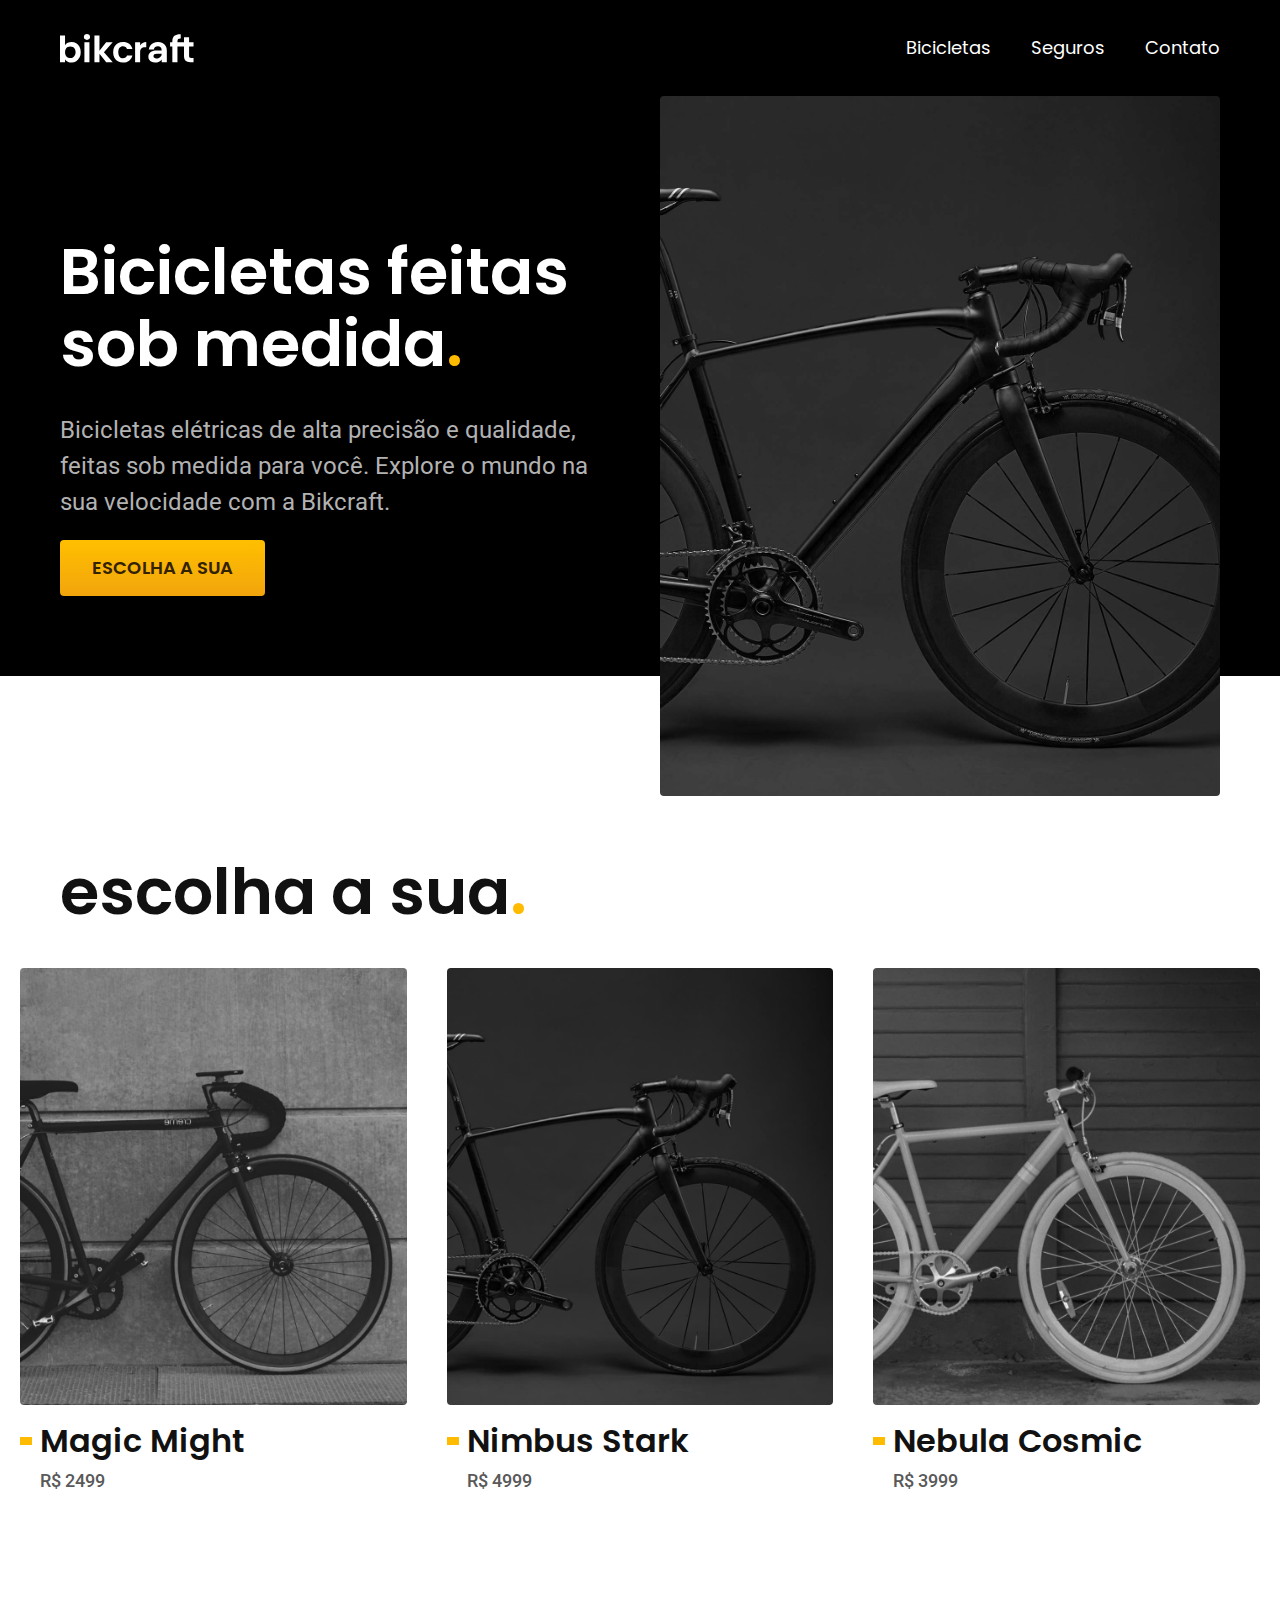
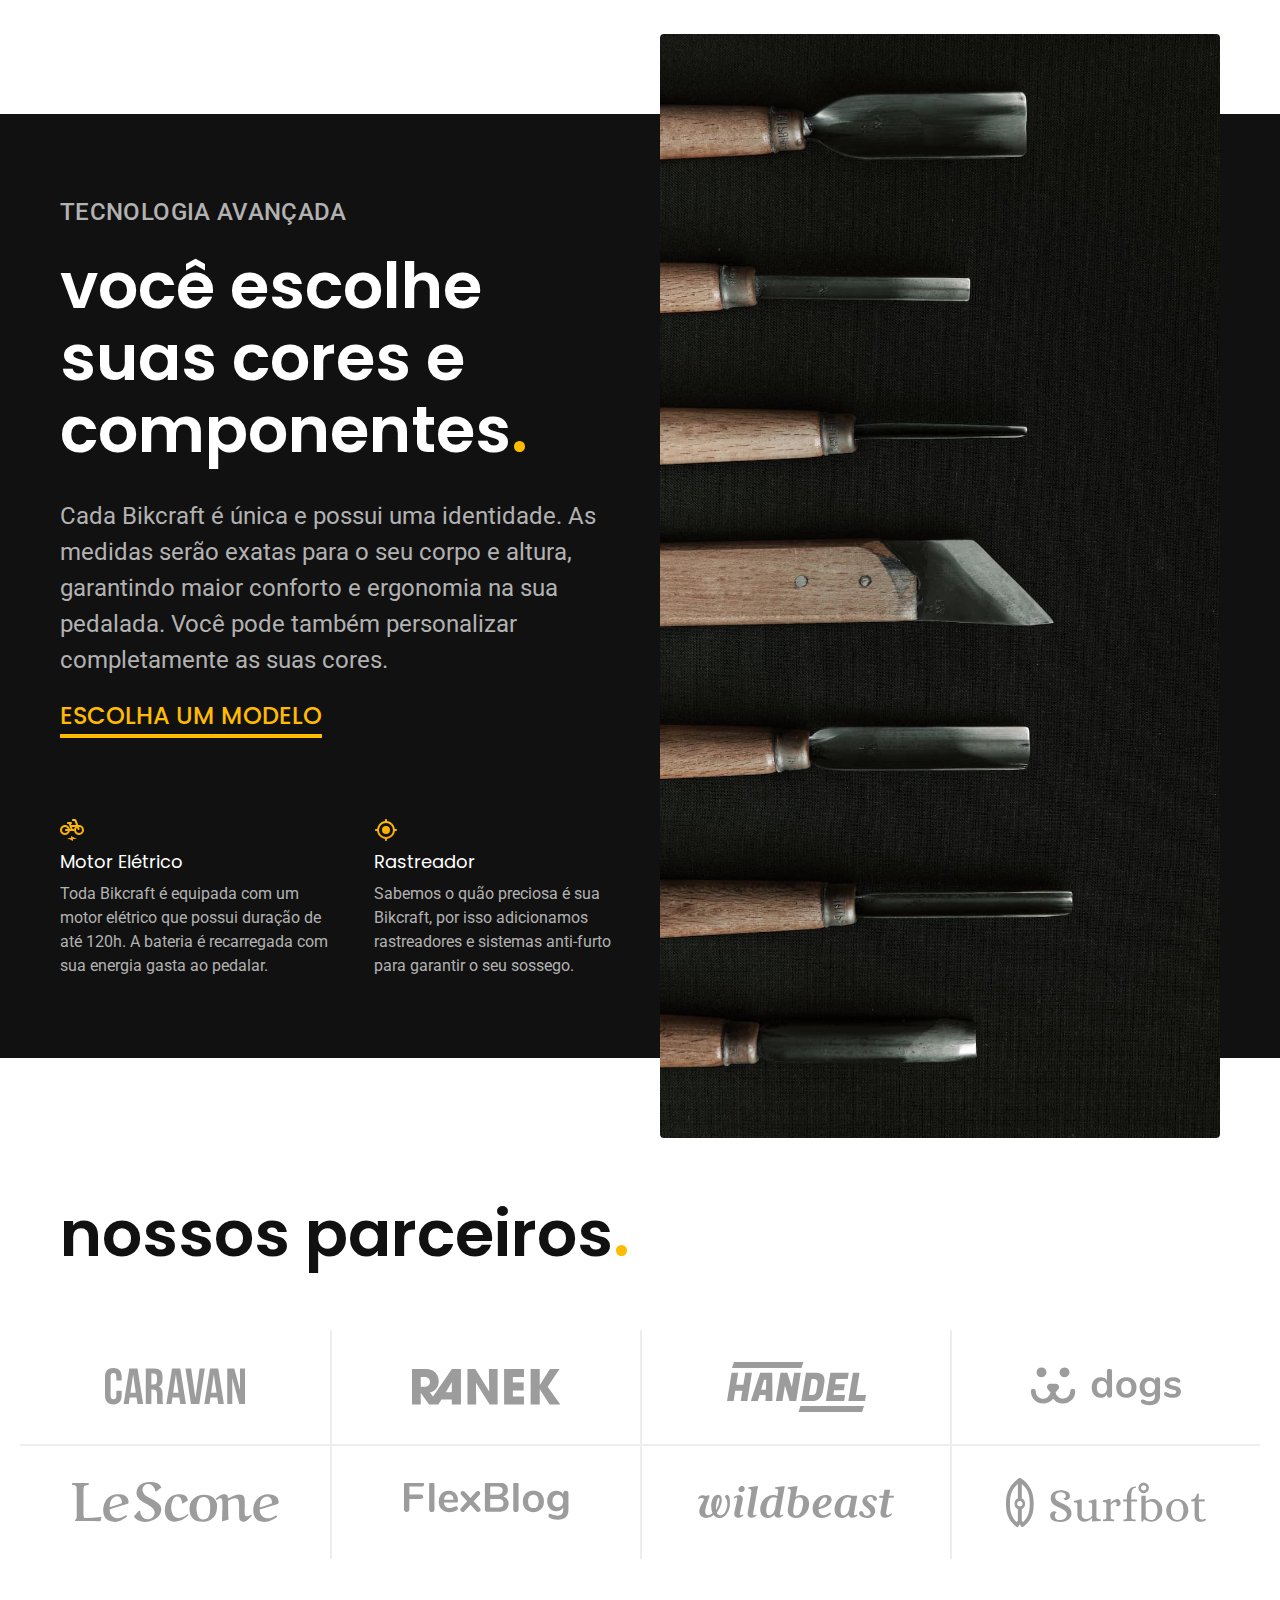
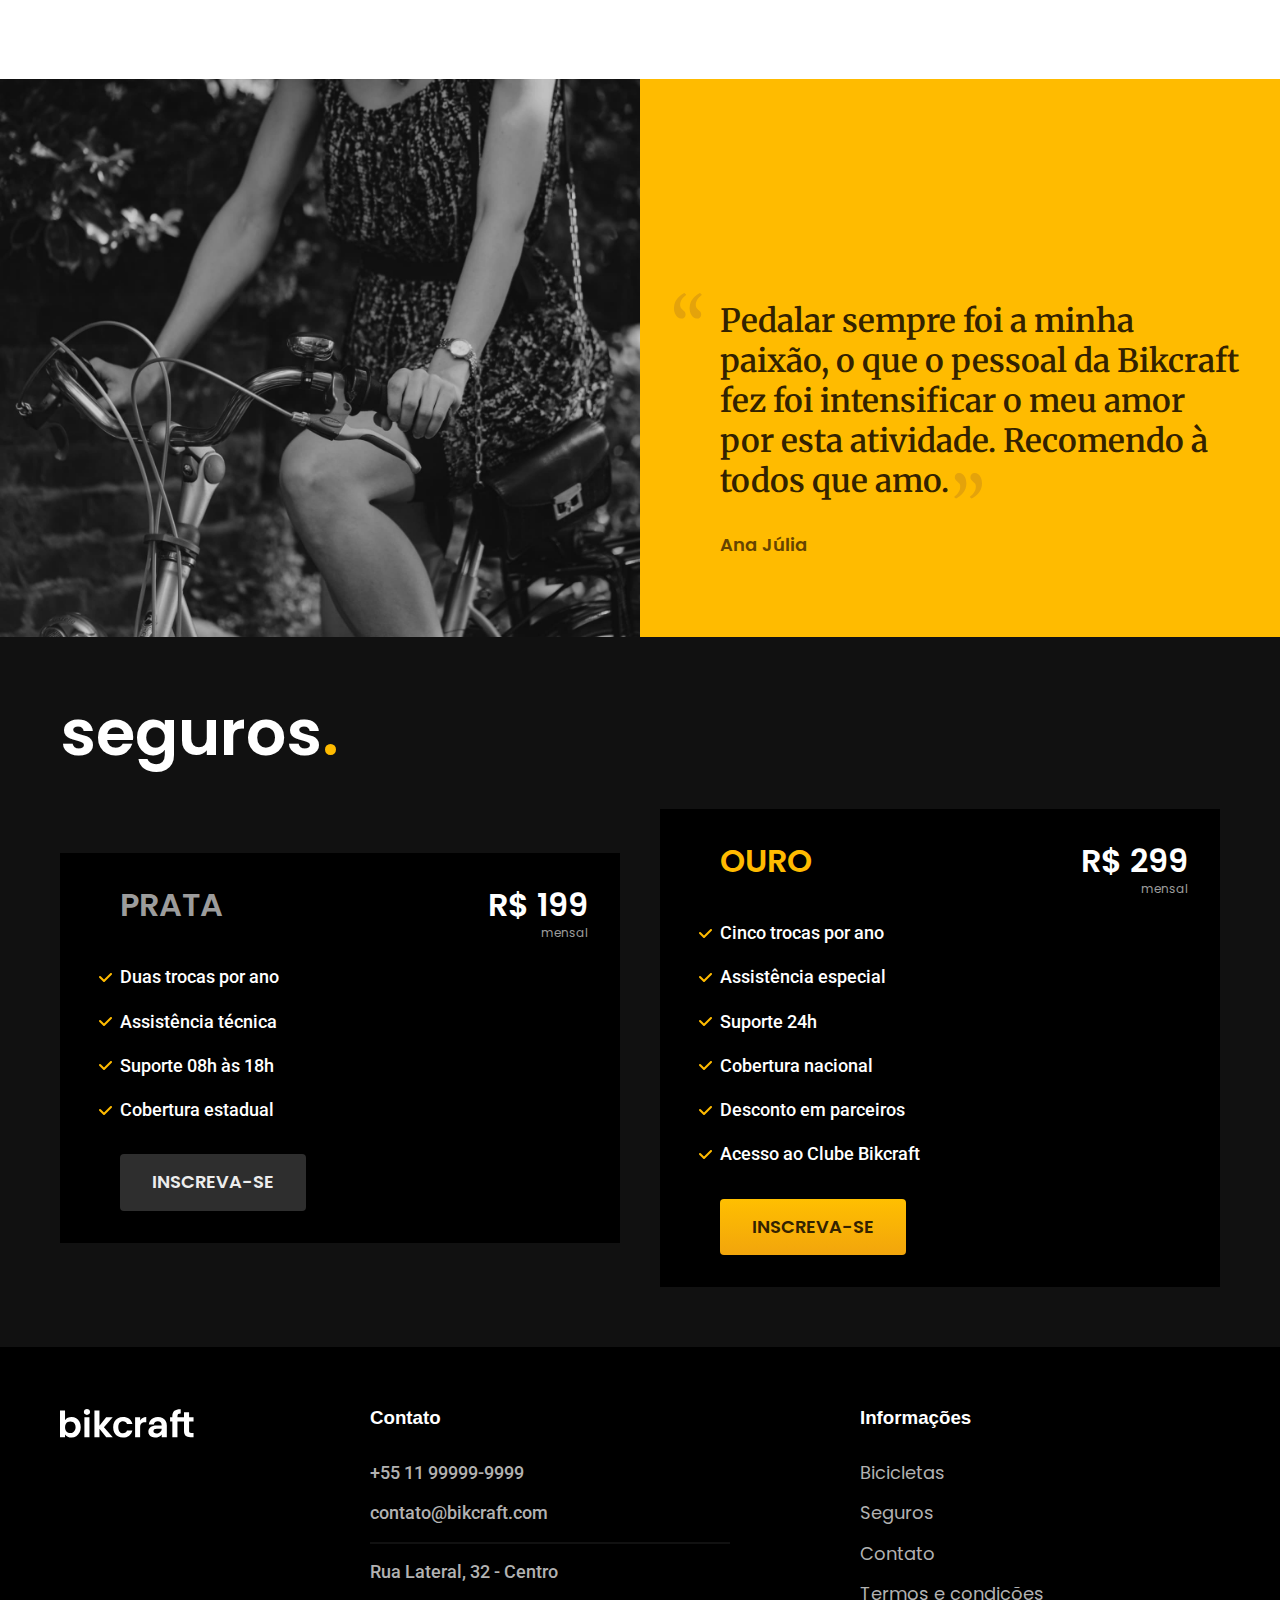
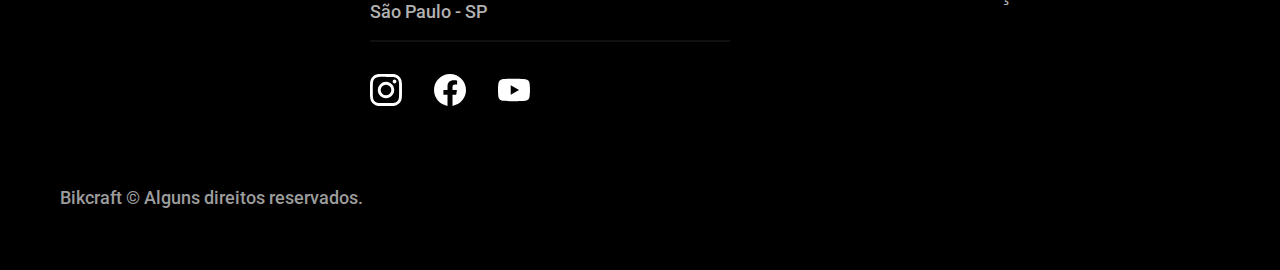
<file: index.html>
<!DOCTYPE html>

<html lang="pt-br">
  <head>
    <meta charset="UTF-8">
    <meta name="viewport" content="width=device-width, initial-scale=1.0">

    <title>Bikcraft - Bicicletas Elétricas</title>
    <meta name="description" content="Bicicletas elétricas de alta precisão e qualidade,
    feitas sob medida para o cliente. Explore o mundo na sua velocidade com a Bikcraft.">

    <link rel="stylesheet" href="./css/styles.css">

    <link rel="preconnect" href="https://fonts.googleapis.com">
    <link rel="preconnect" href="https://fonts.gstatic.com" crossorigin>
    <link href="https://fonts.googleapis.com/css2?family=Merriweather:ital,wght@1,900&family=Poppins:wght@400;600&family=Roboto:wght@400;500&display=swap" rel="stylesheet">
    
  </head>
  <body>
      <header class="header-bg">
        <div class="header container">
          <a href="./">
            <img src="./img/bikcraft.svg" alt="bikcraft">
          </a>
          <nav aria-label="primaria">
            <ul class="header-menu font-1-m cor-0">
              <li><a href="./bicicletas.html">Bicicletas</a></li>
              <li><a href="./seguros.html">Seguros</a></li>
              <li><a href="./contato.html">Contato</a></li>
            </ul>
          </nav>
        </div>
      </header>

      <main class="introducao-bg">
        <div class="introducao container">
          <div class="introducao-conteudo">
            <h1 class="font-1-xxl cor-0">Bicicletas feitas sob medida<span class="cor-p1">.</span></h1>
            <p class="font-2-l cor-5">Bicicletas elétricas de alta precisão e qualidade, feitas sob
              medida para você. Explore o mundo na sua velocidade com a Bikcraft.
            </p>
            <a class="button" href="./bicicletas.html">Escolha a sua</a>
          </div>
          <div>
            <img src="./img/fotos/introducao.jpg" alt="Bicicleta elétrica preta">
          </div>
        </div>
      </main>

      <article class="bicicletas-lista">
        <h2 class="container font-1-xxl">escolha a sua<span class="cor-p1">.</span></h2>

        <ul>
          <li>
            <a href="./bicicletas/magic.html">
              <img src="./img/bicicletas/magic-home.jpg" alt="Bicicleta preta">
              <h3 class="font-1-xl">Magic Might</h3>
              <span class="font-2-m cor-8">R$ 2499</span>
            </a>
          </li>
          <li>
            <a href="./bicicletas/nimbus.html">
              <img src="./img/bicicletas/nimbus-home.jpg" alt="Bicicleta preta">
              <h3 class="font-1-xl">Nimbus Stark</h3>
              <span class="font-2-m cor-8">R$ 4999</span>
            </a>
          </li>
          <li>
            <a href="./bicicletas/nebula.html">
              <img src="./img/bicicletas/nebula-home.jpg" alt="Bicicleta preta">
              <h3 class="font-1-xl">Nebula Cosmic</h3>
              <span class="font-2-m cor-8">R$ 3999</span>
            </a>
          </li>
        </ul>
      </article>

      <article class="tecnologia-bg">
        <div class="tecnologia container">
          <div class="tecnologia-conteudo">
            <span class="font-2-l-b cor-5">Tecnologia Avançada</span>
            <h2 class="font-1-xxl cor-0">você escolhe suas cores e componentes<span class="cor-p1">.</span></h2>
            <p class="font-2-l cor-5">Cada Bikcraft é única e possui uma identidade. As medidas serão exatas
              para o seu corpo e altura, garantindo maior conforto e ergonomia na sua 
              pedalada. Você pode também personalizar completamente as suas cores.
            </p>
            <a class="link" href="./bicicletas.html">Escolha um modelo</a>
            <div class="tecnologia-vantagens">
              <div>
                <img src="./img/icones/eletrica.svg" alt="">
                <h3 class="font-1-m cor-0">Motor Elétrico</h3>
                <p class="font-2-s cor-5">Toda Bikcraft é equipada com um motor elétrico que possui duração de até
                  120h. A bateria é recarregada com sua energia gasta ao pedalar.
                </p>
              </div>
              <div>
                <img src="./img/icones/rastreador.svg" alt="">
                <h3 class="font-1-m cor-0">Rastreador</h3>
                <p class="font-2-s cor-5">Sabemos o quão preciosa é sua Bikcraft, por isso adicionamos rastreadores e
                  sistemas anti-furto para garantir o seu sossego.
                </p>
              </div>
            </div>
          </div>
          <div class="tecnologia-imagem">
            <img src="./img/fotos/tecnologia.jpg" alt="">
          </div>
        </div>
      </article>

      <section class="parceiros" aria-label="Nossos parceiros">
        <h2 class="container font-1-xxl">nossos parceiros<span class="cor-p1">.</span></h2>
        <ul>
          <li><img src="./img/parceiros/caravan.svg" alt="caravan"></li>
          <li><img src="./img/parceiros/ranek.svg" alt="ranek"></li>
          <li><img src="./img/parceiros/handel.svg" alt="handel"></li>
          <li><img src="./img/parceiros/dogs.svg" alt="dogs"></li>
          <li><img src="./img/parceiros/lescone.svg" alt="lescone"></li>
          <li><img src="./img/parceiros/flexblog.svg" alt="flexblog"></li>
          <li><img src="./img/parceiros/wildbeast.svg" alt="wildbeast"></li>
          <li><img src="./img/parceiros/surfbot.svg" alt="surfbot"></li>
        </ul>
      </section>
      <section class="depoimento" aria-label="Depoimento">
        <div>
          <img src="./img/fotos/depoimento.jpg" alt="Pessoa pedalando uma
          bicicleta Bikcraft">
        </div>
        <div class="depoimento-conteudo">
          <blockquote class="font-1-xl cor-p5">
            <p>Pedalar sempre foi a minha paixão, o que o pessoal da
              Bikcraft fez foi intensificar o meu amor por esta atividade.
              Recomendo à todos que amo.</p>
          </blockquote>
          <span class="font-1-m-b cor-p4">Ana Júlia</span>
        </div>
      </section>
      <article class="seguros-bg">
        <div class="seguros container">
          <h2 class="font-1-xxl cor-0">seguros<span class="cor-p1">.</span></h2>

          <div class="seguros-item">
            <h3 class="font-1-xl cor-6">PRATA</h3>
            <span class="font-1-xl cor-0">R$ 199 <span class="font-1-xs cor-6">mensal</span></span>
            <ul class="font-2-m cor-0">
              <li>Duas trocas por ano</li>
              <li>Assistência técnica</li>
              <li>Suporte 08h às 18h</li>
              <li>Cobertura estadual</li>
            </ul>
            <a class="button secundario" href="/seguros.html">Inscreva-se</a>
          </div>

          <div class="seguros-item">
            <h3 class="font-1-xl cor-p1">OURO</h3>
            <span class="font-1-xl cor-0">R$ 299 <span class="font-1-xs cor-6">mensal</span></span>
            <ul class="font-2-m cor-0">
              <li>Cinco trocas por ano</li>
              <li>Assistência especial</li>
              <li>Suporte 24h</li>
              <li>Cobertura nacional</li>
              <li>Desconto em parceiros</li>
              <li>Acesso ao Clube Bikcraft</li>
            </ul>
            <a class="button" href="/seguros.html">Inscreva-se</a>
          </div>
        </div>
      </article>

      <footer class="footer-bg">
        <div class="footer container">
          <img src="./img/bikcraft.svg" alt="Bikcraft">
          <div class="footer-contato">
            <h3 class="font-2-1-b cor-0">Contato</h3>
            <ul class="font-2-m cor-5">
              <li><a href="tel:+5511999999999">+55 11 99999-9999</a></li>
              <li><a href="mailto:"></a>contato@bikcraft.com</li>
              <li>Rua Lateral, 32 - Centro</li>
              <li>São Paulo - SP</li>
            </ul>
            <div class="footer-redes">
              <a href="./">
                <img src="./img/redes/instagram.svg" alt="Instagram">
              </a>
              <a href="./">
                <img src="./img/redes/facebook.svg" alt="Facebook">
              </a>
              <a href="./">
                <img src="./img/redes/youtube.svg" alt="Youtube">
              </a>
            </div>
          </div>
          <div class="footer-informacoes">
            <h3 class="font-2-1-b cor-0">Informações</h3>
            <nav>
              <ul class="font-1-m cor-5">
                <li><a href="./bicicletas.html">Bicicletas</a></li>
                <li><a href="./seguros.html">Seguros</a></li>
                <li><a href="./contato.html">Contato</a></li>
                <li><a href="./termos.html">Termos e condições</a></li>
              </ul>
            </nav>
          </div>
          <p class="footer-copy font-2-m cor-6">Bikcraft © Alguns direitos reservados.</p>
        </div>
      </footer>
  </body>

</html>
</file>
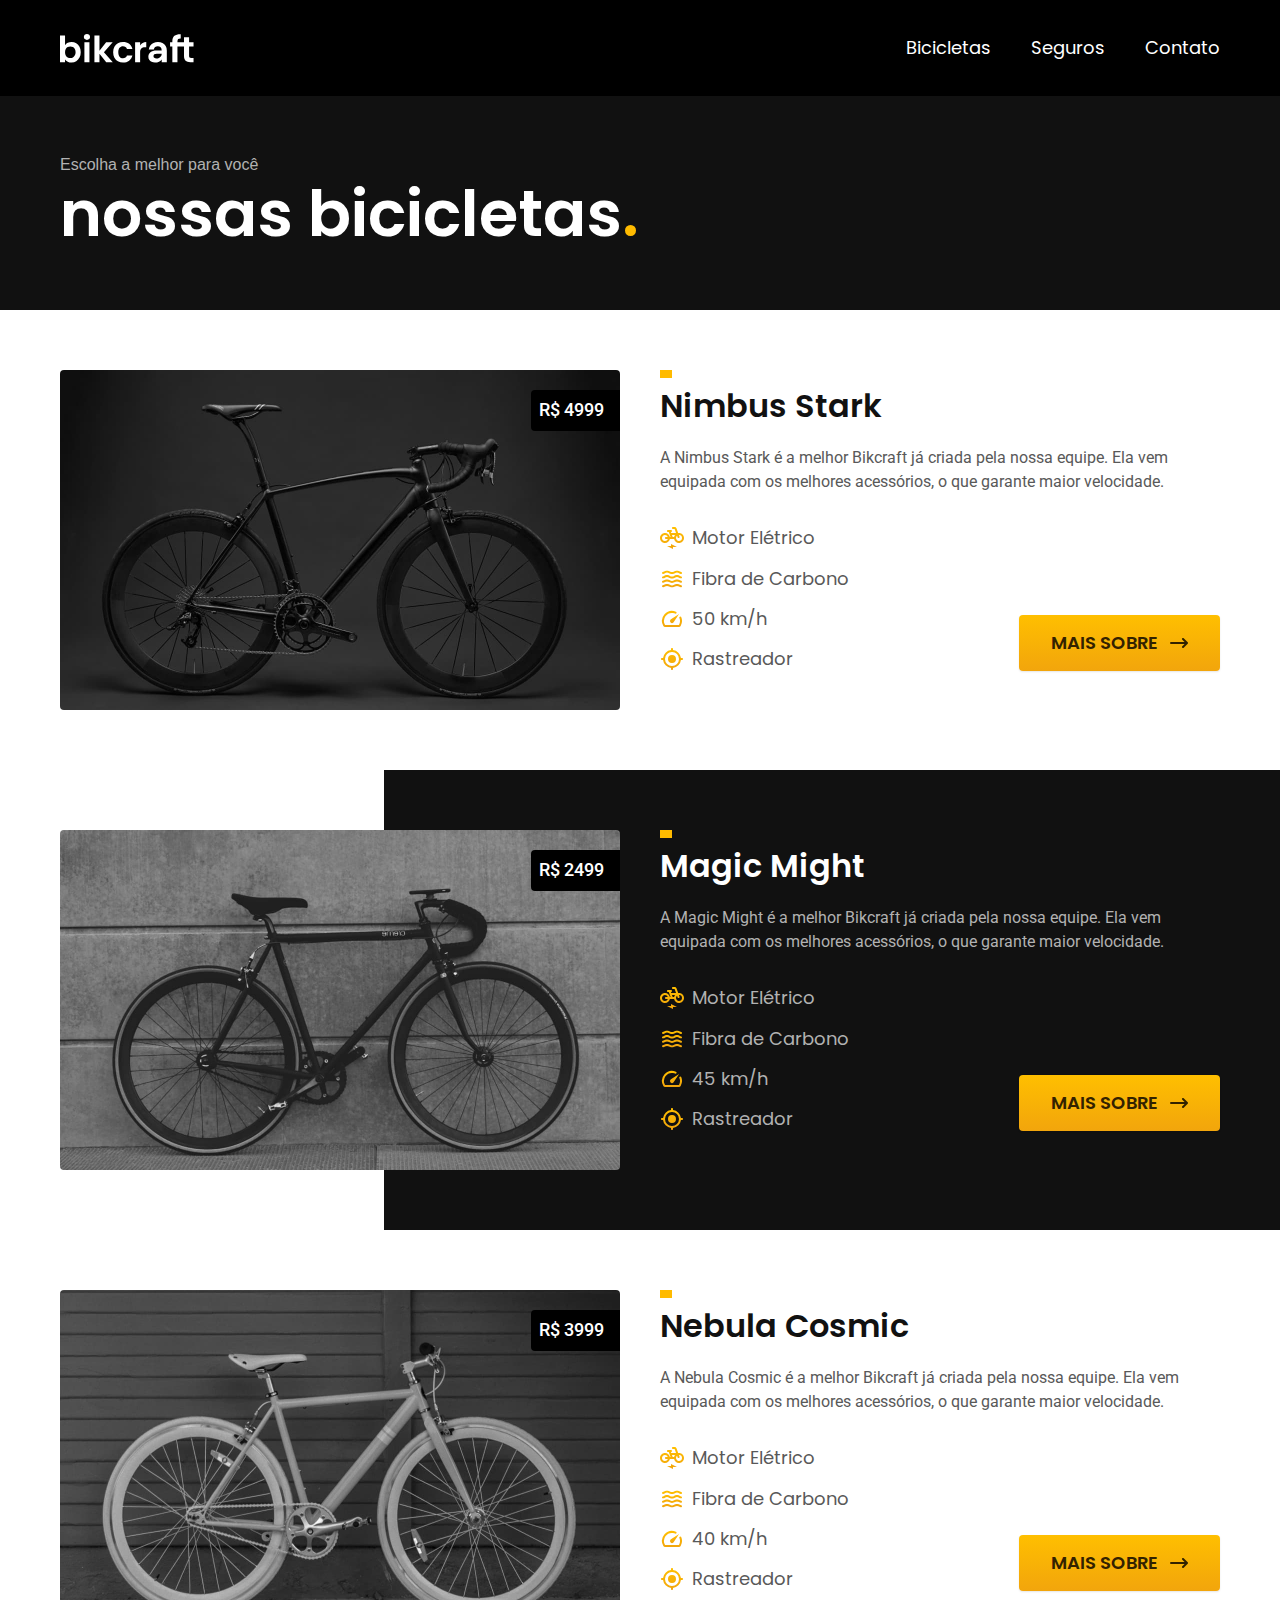
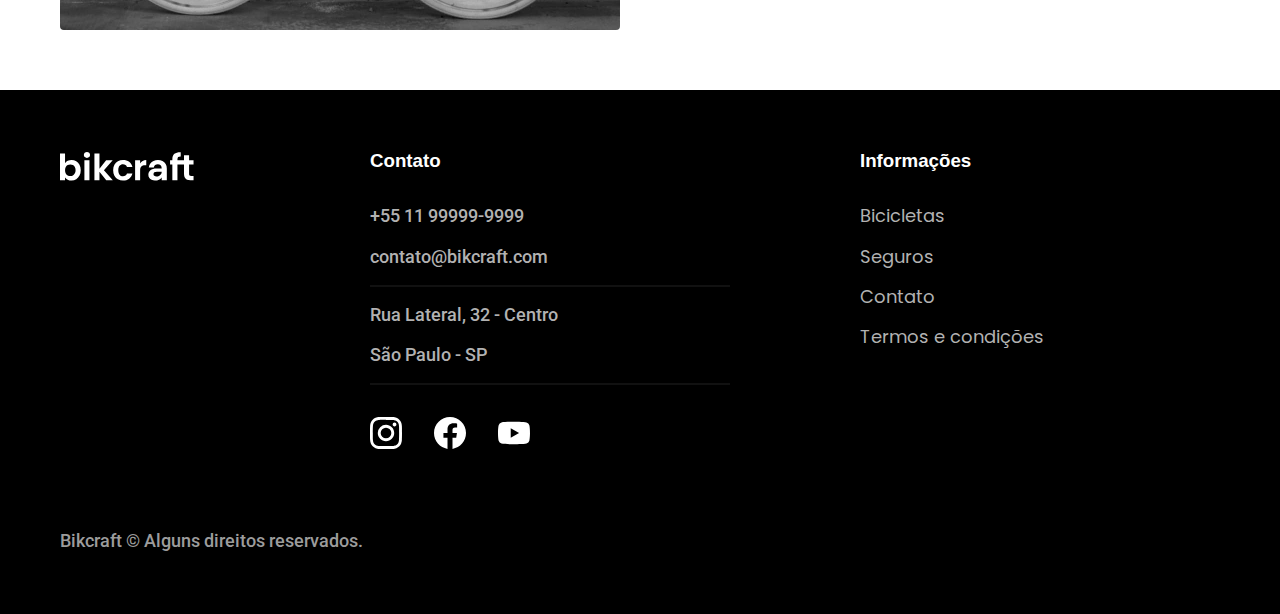
<file: bicicletas.html>
<!DOCTYPE html>

<html lang="pt-br">
  <head>
    <meta charset="UTF-8">
    <meta name="viewport" content="width=device-width, initial-scale=1.0">

    <title>Bicicletas | Bikcraft - Bicicletas Elétricas</title>
    <meta name="description" content="Bicicletas">

    <link rel="stylesheet" href="./css/styles.css">

    <link rel="preconnect" href="https://fonts.googleapis.com">
    <link rel="preconnect" href="https://fonts.gstatic.com" crossorigin>
    <link href="https://fonts.googleapis.com/css2?family=Merriweather:ital,wght@1,900&family=Poppins:wght@400;600&family=Roboto:wght@400;500&display=swap" rel="stylesheet">
    
  </head>
  <body id="bicicletas">
      <header class="header-bg">
        <div class="header container">
          <a href="./">
            <img src="./img/bikcraft.svg" alt="bikcraft">
          </a>
          <nav aria-label="primaria">
            <ul class="header-menu font-1-m cor-0">
              <li><a href="./bicicletas.html">Bicicletas</a></li>
              <li><a href="./seguros.html">Seguros</a></li>
              <li><a href="./contato.html">Contato</a></li>
            </ul>
          </nav>
        </div>
      </header>

      <main>
        <div class="titulo-bg">
          <div class="titulo container">
            <p class="font-2-1-b cor-5">Escolha a melhor para você</p>
            <h1 class="font-1-xxl cor-0">nossas bicicletas<span class="cor-p1">.</span></h1>
          </div>
        </div>

          <div class="bicicletas container">
            <div class="bicicletas-imagem">
              <img src="./img/bicicletas/nimbus.jpg" alt="Bicicleta preta">
              <span class="font-2-m cor-0">R$ 4999</span>
            </div>
            <div class="bicicletas-conteudo">
              <h2 class="font-1-xl">Nimbus Stark</h2>
              <p class="font-2-s cor-8">A Nimbus Stark é a melhor Bikcraft já criada pela nossa equipe. Ela vem equipada com os melhores acessórios, o que garante maior velocidade.</p>
              <ul class="font-1-m cor-8">
                <li>
                  <img src="./img/icones/eletrica.svg" alt="">
                  Motor Elétrico
                </li>
                <li>
                  <img src="./img/icones/carbono.svg" alt="">
                  Fibra de Carbono
                </li>
                <li>
                  <img src="./img/icones/velocidade.svg" alt="">
                  50 km/h
                </li>
                <li>
                  <img src="./img/icones/rastreador.svg" alt="">
                  Rastreador
                </li>
              </ul>
              <a class="button seta" href="./bicicletas/nimbus.html">Mais Sobre</a>
            </div>
          </div>

        <div class="bicicletas-bg">
          <div class="bicicletas container">
            <div class="bicicletas-imagem">
              <img src="./img/bicicletas/magic.jpg" alt="Bicicleta preta">
              <span class="font-2-m cor-0">R$ 2499</span>
            </div>
            <div class="bicicletas-conteudo">
              <h2 class="font-1-xl cor-0">Magic Might</h2>
              <p class="font-2-s cor-5">A Magic Might é a melhor Bikcraft já criada pela nossa equipe. Ela vem equipada com os melhores acessórios, o que garante maior velocidade.</p>
              <ul class="font-1-m cor-5">
                <li>
                  <img src="./img/icones/eletrica.svg" alt="">
                  Motor Elétrico
                </li>
                <li>
                  <img src="./img/icones/carbono.svg" alt="">
                  Fibra de Carbono
                </li>
                <li>
                  <img src="./img/icones/velocidade.svg" alt="">
                  45 km/h
                </li>
                <li>
                  <img src="./img/icones/rastreador.svg" alt="">
                  Rastreador
                </li>
              </ul>
              <a class="button seta" href="./bicicletas/magic.html">Mais Sobre</a>
            </div>
          </div>
        </div>

          <div class="bicicletas container">
            <div class="bicicletas-imagem">
              <img src="./img/bicicletas/nebula.jpg" alt="Bicicleta preta">
              <span class="font-2-m cor-0">R$ 3999</span>
            </div>
            <div class="bicicletas-conteudo">
              <h2 class="font-1-xl">Nebula Cosmic</h2>
              <p class="font-2-s cor-8">A Nebula Cosmic é a melhor Bikcraft já criada pela nossa equipe. Ela vem equipada com os melhores acessórios, o que garante maior velocidade.</p>
              <ul class="font-1-m cor-8">
                <li>
                  <img src="./img/icones/eletrica.svg" alt="">
                  Motor Elétrico
                </li>
                <li>
                  <img src="./img/icones/carbono.svg" alt="">
                  Fibra de Carbono
                </li>
                <li>
                  <img src="./img/icones/velocidade.svg" alt="">
                  40 km/h
                </li>
                <li>
                  <img src="./img/icones/rastreador.svg" alt="">
                  Rastreador
                </li>
              </ul>
              <a class="button seta" href="./bicicletas/nebula.html">Mais Sobre</a>
            </div>
          </div>

      </main>

      <footer class="footer-bg">
        <div class="footer container">
          <img src="./img/bikcraft.svg" alt="Bikcraft">
          <div class="footer-contato">
            <h3 class="font-2-1-b cor-0">Contato</h3>
            <ul class="font-2-m cor-5">
              <li><a href="tel:+5511999999999">+55 11 99999-9999</a></li>
              <li><a href="mailto:"></a>contato@bikcraft.com</li>
              <li>Rua Lateral, 32 - Centro</li>
              <li>São Paulo - SP</li>
            </ul>
            <div class="footer-redes">
              <a href="./">
                <img src="./img/redes/instagram.svg" alt="Instagram">
              </a>
              <a href="./">
                <img src="./img/redes/facebook.svg" alt="Facebook">
              </a>
              <a href="./">
                <img src="./img/redes/youtube.svg" alt="Youtube">
              </a>
            </div>
          </div>
          <div class="footer-informacoes">
            <h3 class="font-2-1-b cor-0">Informações</h3>
            <nav>
              <ul class="font-1-m cor-5">
                <li><a href="./bicicletas.html">Bicicletas</a></li>
                <li><a href="./seguros.html">Seguros</a></li>
                <li><a href="./contato.html">Contato</a></li>
                <li><a href="./termos.html">Termos e condições</a></li>
              </ul>
            </nav>
          </div>
          <p class="footer-copy font-2-m cor-6">Bikcraft © Alguns direitos reservados.</p>
        </div>
      </footer>
  </body>

</html>
</file>
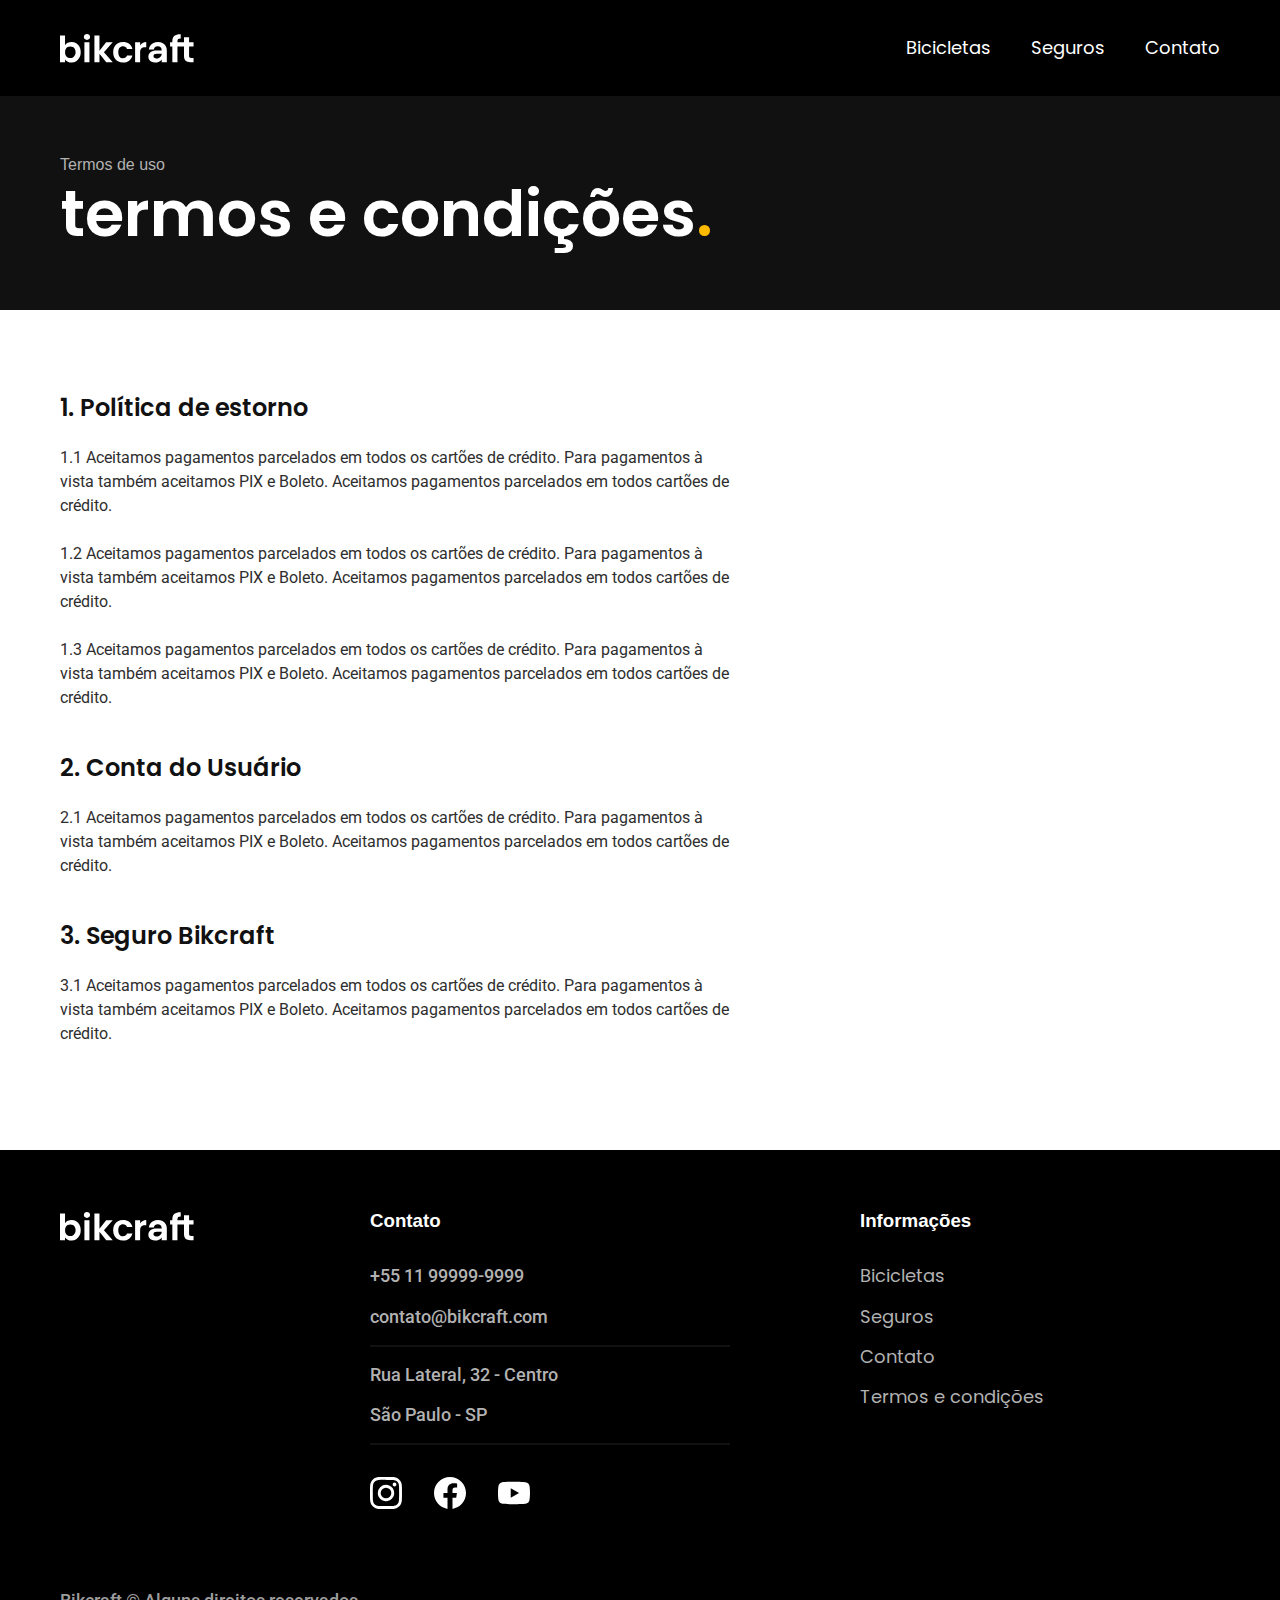
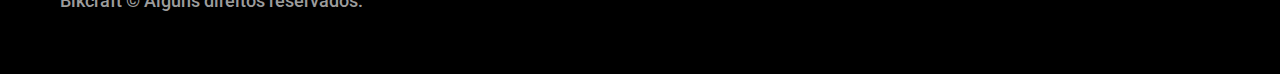
<file: termos.html>
<!DOCTYPE html>

<html lang="pt-br">
  <head>
    <meta charset="UTF-8">
    <meta name="viewport" content="width=device-width, initial-scale=1.0">

    <title>Termos e condições | Bikcraft - Bicicletas Elétricas</title>
    <meta name="description" content="Termos e condições.">

    <link rel="stylesheet" href="./css/styles.css">

    <link rel="preconnect" href="https://fonts.googleapis.com">
    <link rel="preconnect" href="https://fonts.gstatic.com" crossorigin>
    <link href="https://fonts.googleapis.com/css2?family=Merriweather:ital,wght@1,900&family=Poppins:wght@400;600&family=Roboto:wght@400;500&display=swap" rel="stylesheet">
    
  </head>
  <body id="termos">
      <header class="header-bg">
        <div class="header container">
          <a href="./">
            <img src="./img/bikcraft.svg" alt="bikcraft">
          </a>
          <nav aria-label="primaria">
            <ul class="header-menu font-1-m cor-0">
              <li><a href="./bicicletas.html">Bicicletas</a></li>
              <li><a href="./seguros.html">Seguros</a></li>
              <li><a href="./contato.html">Contato</a></li>
            </ul>
          </nav>
        </div>
      </header>

      <main>
        <div class="titulo-bg">
          <div class="titulo container">
            <p class="font-2-1-b cor-5">Termos de uso</p>
            <h1 class="font-1-xxl cor-0">termos e condições<span class="cor-p1">.</span></h1>
          </div>
        </div>

        <div class="termos font-2-s cor-10 container">
          <h2 class="font-1-l cor-11">1. Política de estorno</h2>
          <p>1.1 Aceitamos pagamentos parcelados em todos os cartões de
            crédito. Para pagamentos à vista também aceitamos PIX e Boleto.
            Aceitamos pagamentos parcelados em todos cartões de crédito.
          </p>
          <p>1.2 Aceitamos pagamentos parcelados em todos os cartões de
            crédito. Para pagamentos à vista também aceitamos PIX e Boleto.
            Aceitamos pagamentos parcelados em todos cartões de crédito.
          </p>
          <p>1.3 Aceitamos pagamentos parcelados em todos os cartões de
            crédito. Para pagamentos à vista também aceitamos PIX e Boleto.
            Aceitamos pagamentos parcelados em todos cartões de crédito.
          </p>
          <h2 class="font-1-l cor-11">2. Conta do Usuário</h2>
          <p>2.1 Aceitamos pagamentos parcelados em todos os cartões de
            crédito. Para pagamentos à vista também aceitamos PIX e Boleto.
            Aceitamos pagamentos parcelados em todos cartões de crédito.
          </p>
          <h2 class="font-1-l cor-11">3. Seguro Bikcraft</h2>
          <p>3.1 Aceitamos pagamentos parcelados em todos os cartões de
            crédito. Para pagamentos à vista também aceitamos PIX e Boleto.
            Aceitamos pagamentos parcelados em todos cartões de crédito.
          </p>
        </div>
      </main>

      <footer class="footer-bg">
        <div class="footer container">
          <img src="./img/bikcraft.svg" alt="Bikcraft">
          <div class="footer-contato">
            <h3 class="font-2-1-b cor-0">Contato</h3>
            <ul class="font-2-m cor-5">
              <li><a href="tel:+5511999999999">+55 11 99999-9999</a></li>
              <li><a href="mailto:"></a>contato@bikcraft.com</li>
              <li>Rua Lateral, 32 - Centro</li>
              <li>São Paulo - SP</li>
            </ul>
            <div class="footer-redes">
              <a href="./">
                <img src="./img/redes/instagram.svg" alt="Instagram">
              </a>
              <a href="./">
                <img src="./img/redes/facebook.svg" alt="Facebook">
              </a>
              <a href="./">
                <img src="./img/redes/youtube.svg" alt="Youtube">
              </a>
            </div>
          </div>
          <div class="footer-informacoes">
            <h3 class="font-2-1-b cor-0">Informações</h3>
            <nav>
              <ul class="font-1-m cor-5">
                <li><a href="./bicicletas.html">Bicicletas</a></li>
                <li><a href="./seguros.html">Seguros</a></li>
                <li><a href="./contato.html">Contato</a></li>
                <li><a href="./termos.html">Termos e condições</a></li>
              </ul>
            </nav>
          </div>
          <p class="footer-copy font-2-m cor-6">Bikcraft © Alguns direitos reservados.</p>
        </div>
      </footer>
  </body>

</html>
</file>
<file: css/styles.css>
@import './commons/componentes.css';
@import './commons/tipografia.css';
@import './commons/cores.css';

@import './global/commons.css';

@import './global/header.css';
@import './global/footer.css';

@import './home/intro.css';
@import './home/tecnologia.css';
@import './home/parceiros.css';
@import './home/depoimento.css';

@import './bicicletas/lista-bicicletas.css';
@import './bicicletas/bicicletas.css';

@import './seguros/seguros.css';

@import './termos/termos.css';
</file>
